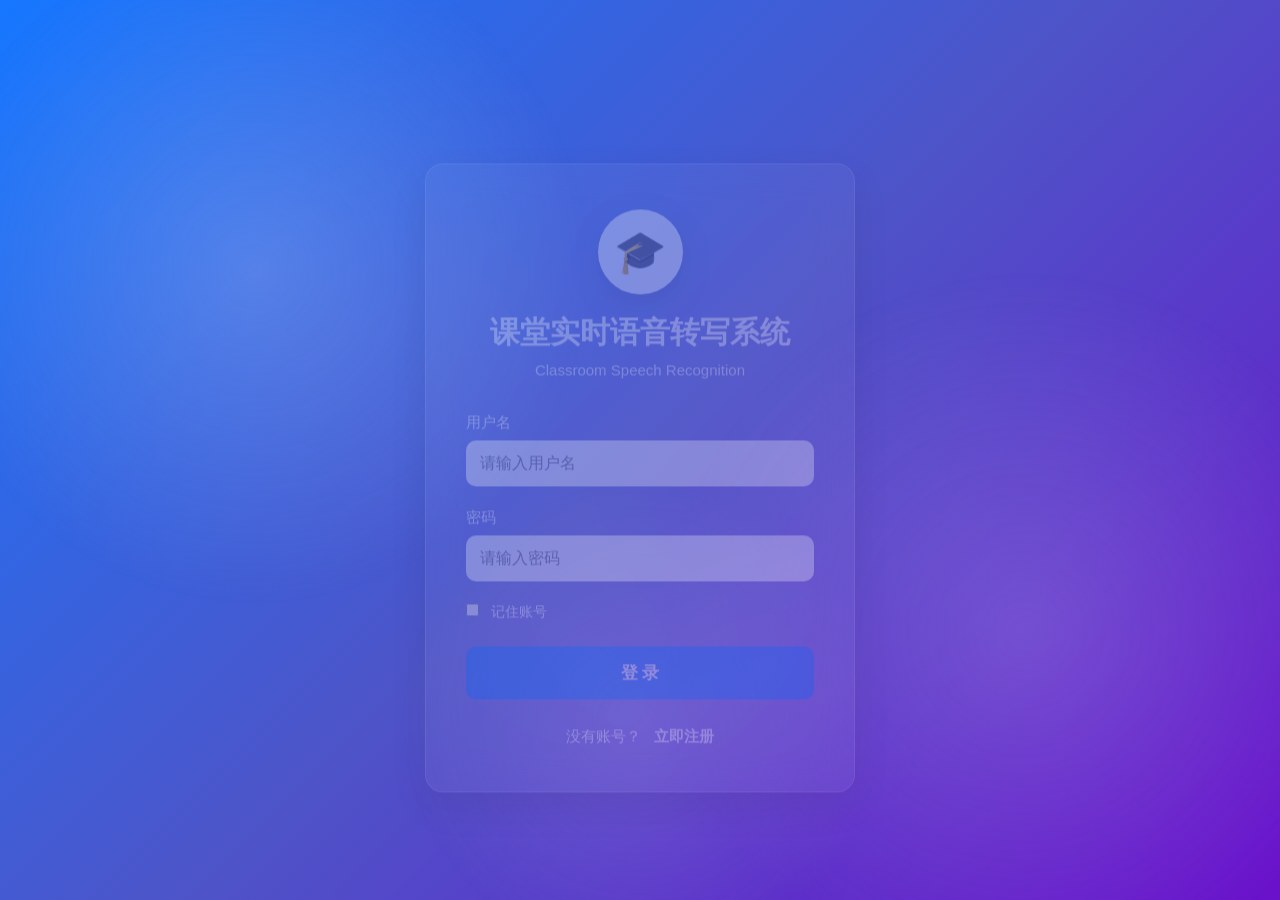
<file: frontend/index.html>
<!DOCTYPE html>
<html lang="zh-CN">

<head>
    <meta charset="UTF-8">
    <meta name="viewport" content="width=device-width, initial-scale=1.0">
    <title>课堂实时语音转写与知识点自动标注系统</title>

    <link rel="stylesheet" href="css/index.css">
</head>

<body>

    <header class="header">

        <div class="logo">

            🎓 课堂实时语音转写与知识点自动标注系统

        </div>

        <div class="user-info">

            欢迎，
            <span id="currentUser"></span>

            <button id="logoutBtn">

                退出登录

            </button>

        </div>

    </header>


    <div class="container">

        <!-- 左侧菜单 -->

        <aside class="sidebar">

            <ul>

                <li class="active" data-page="home">

                    🏠 首页

                </li>

                <li data-page="speech">

                    🎤 实时转写

                </li>

                <li data-page="knowledge">

                    📚 知识点标注

                </li>

                <li data-page="setting">

                    ⚙ 系统设置

                </li>

            </ul>

        </aside>

        <main class="content">

            <!-- 首页 -->

            <section id="home" class="page active-page">

                <h2>系统概览</h2>

                <div class="cards">

                    <div class="card">

                        <h3>今日识别</h3>

                        <p id="todayCount">0</p>

                    </div>

                    <div class="card">

                        <h3>知识点数量</h3>

                        <p id="knowledgeCount">0</p>

                    </div>

                    <div class="card">

                        <h3>系统状态</h3>

                        <p class="green">

                            ● 正常运行

                        </p>

                    </div>

                    <div class="card">

                        <h3>当前模型</h3>

                        <p>

                            Qwen3-ASR

                        </p>

                    </div>

                </div>

                <div class="welcome">

                    欢迎使用课堂实时语音转写与知识点自动标注系统。

                </div>

            </section>

            <!-- 实时转写 -->

            <section id="speech" class="page">

                <h2>实时语音转写</h2>

                <!-- 文件上传区域 -->
                <div class="upload-area" id="uploadArea">
                    <div class="upload-icon">🎙️</div>
                    <p>点击或拖拽上传音频文件</p>
                    <p class="upload-hint">支持 PCM / WAV 格式（16kHz 单声道）</p>
                    <input type="file" id="audioFileInput" accept=".pcm,.wav">
                </div>

                <div id="uploadStatus" class="upload-status hidden"></div>

                <div
                        id="speechText"
                        class="speech-display"
                        data-placeholder="这里将显示课堂语音转写内容……"></div>

                <div class="button-group">

                    <button id="startBtn" disabled>
                        上传并转写
                    </button>

                    <button id="stopBtn" class="btn-secondary">
                        清空结果
                    </button>

                </div>

            </section>

            <!-- 知识点 -->

            <section id="knowledge" class="page">

                <h2>知识点标注</h2>

                <!-- 知识库管理区 -->
                <div class="kb-manage">
                    <h3>📋 知识库管理</h3>
                    <div class="kb-input-row">
                        <input type="text" id="kbInput" placeholder="输入知识点内容，例如：函数极限的定义" maxlength="500">
                        <button id="kbAddBtn">添加</button>
                    </div>
                    <ul class="kb-list" id="kbList">
                        <li class="kb-empty">加载中…</li>
                    </ul>
                </div>

                <div class="kb-divider"></div>

                <!-- 转写匹配结果区 -->
                <h3>🔍 最近转写匹配结果</h3>
                <ul class="knowledge-list" id="matchList">
                    <li style="color:#999;">尚未进行语音转写</li>
                </ul>

            </section>

            <!-- 设置 -->

            <section id="setting" class="page">

                <h2>系统设置</h2>

                <div class="setting-item">

                    默认ASR模型：

                    <strong>Qwen3-ASR</strong>

                </div>

                <div class="setting-item">

                    检索模型：

                    <strong>BGE Base v1.5</strong>

                </div>

                <div class="setting-item">

                    向量数据库：

                    <strong>FAISS</strong>

                </div>

            </section>

        </main>

    </div>

    <script src="js/index.js"></script>

</body>

</html>
</file>
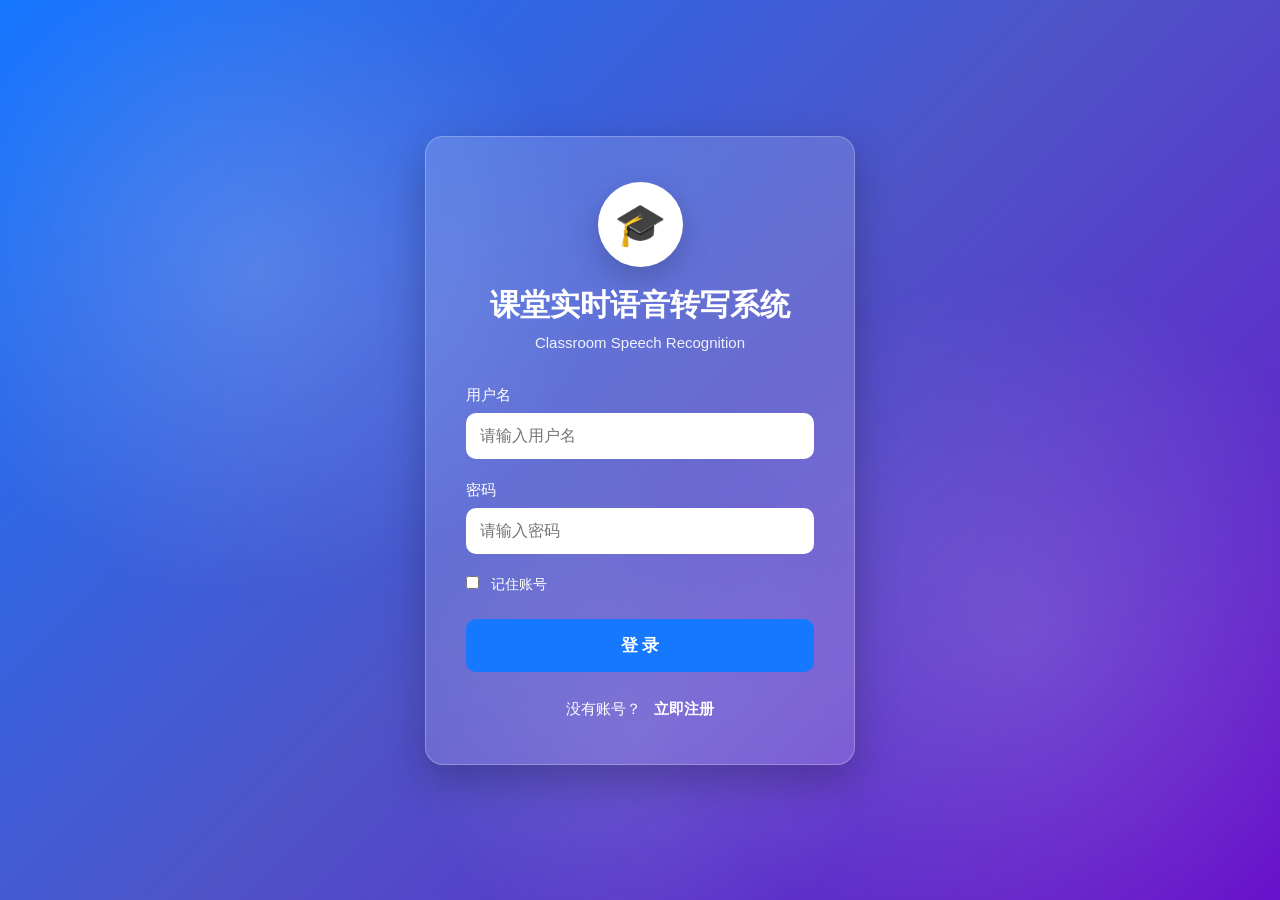
<file: frontend/login.html>
<!DOCTYPE html>
<html lang="zh-CN">

<head>
    <meta charset="UTF-8">
    <meta name="viewport" content="width=device-width, initial-scale=1.0">
    <title>课堂实时语音转写系统 - 登录</title>

    <link rel="stylesheet" href="css/login.css">
</head>

<body>

    <div class="bg"></div>

    <div class="login-box">

        <div class="logo">
            🎓
        </div>

        <h1>课堂实时语音转写系统</h1>

        <p>Classroom Speech Recognition</p>

        <div class="input-group">
            <label>用户名</label>
            <input
                type="text"
                id="username"
                placeholder="请输入用户名">
        </div>

        <div class="input-group">
            <label>密码</label>
            <input
                type="password"
                id="password"
                placeholder="请输入密码">
        </div>

        <div class="remember">

            <label>

                <input
                    type="checkbox"
                    id="remember">

                记住账号

            </label>

        </div>

        <button
            id="loginBtn"
            class="login-btn">

            登 录

        </button>

        <div class="bottom">

            <span>没有账号？</span>

            <a href="register.html">

                立即注册

            </a>

        </div>

    </div>

    <script src="js/login.js"></script>

</body>

</html>
</file>
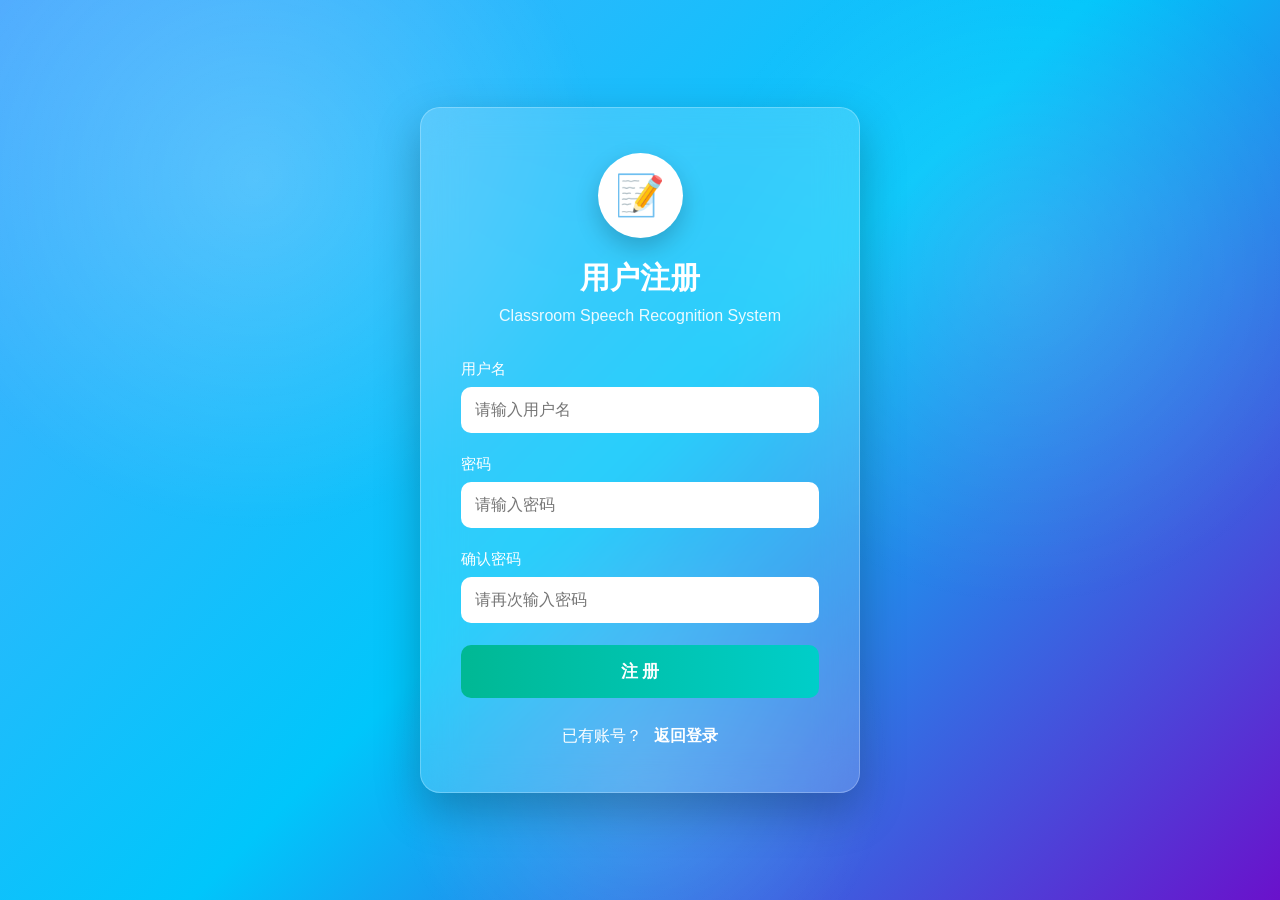
<file: frontend/register.html>
<!DOCTYPE html>
<html lang="zh-CN">

<head>
    <meta charset="UTF-8">
    <meta name="viewport" content="width=device-width, initial-scale=1.0">
    <title>课堂实时语音转写系统 - 用户注册</title>

    <link rel="stylesheet" href="css/register.css">
</head>

<body>

    <div class="bg"></div>

    <div class="register-box">

        <div class="logo">
            📝
        </div>

        <h1>用户注册</h1>

        <p>Classroom Speech Recognition System</p>

        <!-- 用户名 -->
        <div class="input-group">

            <label>用户名</label>

            <input
                type="text"
                id="username"
                placeholder="请输入用户名">

        </div>

        <!-- 密码 -->
        <div class="input-group">

            <label>密码</label>

            <input
                type="password"
                id="password"
                placeholder="请输入密码">

        </div>

        <!-- 确认密码 -->
        <div class="input-group">

            <label>确认密码</label>

            <input
                type="password"
                id="confirmPassword"
                placeholder="请再次输入密码">

        </div>

        <!-- 注册按钮 -->
        <button
            id="registerBtn"
            class="register-btn">

            注 册

        </button>

        <!-- 返回登录 -->
        <div class="bottom">

            <span>已有账号？</span>

            <a href="login.html">

                返回登录

            </a>

        </div>

    </div>

    <script src="js/register.js"></script>

</body>

</html>
</file>
<file: frontend/css/index.css>
* {
    margin: 0;
    padding: 0;
    box-sizing: border-box;
    font-family: "Microsoft YaHei", Arial, sans-serif;
}

html,
body {
    width: 100%;
    height: 100%;
    background: #f5f7fb;
}

body {
    display: flex;
    flex-direction: column;
}


.header {
    height: 70px;
    background: #1677ff;
    color: #fff;

    display: flex;
    justify-content: space-between;
    align-items: center;

    padding: 0 30px;

    box-shadow: 0 2px 10px rgba(0,0,0,.15);

    position: fixed;
    top: 0;
    left: 0;
    right: 0;

    z-index: 1000;
}

.logo {
    font-size: 22px;
    font-weight: bold;
}

.user-info {
    display: flex;
    align-items: center;
    gap: 15px;
    font-size: 15px;
}

#logoutBtn {

    padding: 8px 18px;

    border: none;

    border-radius: 8px;

    background: #ff4d4f;

    color: white;

    cursor: pointer;

    transition: .3s;
}

#logoutBtn:hover {

    background: #d9363e;

}


.container {

    margin-top: 70px;

    display: flex;

    height: calc(100vh - 70px);

}


.sidebar {

    width: 230px;

    background: #001529;

    color: white;

    overflow: auto;

}

.sidebar ul {

    list-style: none;

}

.sidebar li {

    padding: 18px 28px;

    cursor: pointer;

    transition: .3s;

    border-left: 4px solid transparent;

    font-size: 16px;

}

.sidebar li:hover {

    background: #1677ff;

}

.sidebar .active {

    background: #1677ff;

    border-left: 4px solid #52c41a;

}


.content {

    flex: 1;

    padding: 30px;

    overflow-y: auto;

}

.page {

    display: none;

}

.active-page {

    display: block;

}

.page h2 {

    margin-bottom: 25px;

    color: #333;

}


.cards {

    display: grid;

    grid-template-columns: repeat(auto-fit, minmax(220px,1fr));

    gap: 20px;

    margin-bottom: 30px;

}

.card {

    background: white;

    border-radius: 12px;

    padding: 25px;

    box-shadow: 0 3px 12px rgba(0,0,0,.08);

    transition: .3s;

}

.card:hover {

    transform: translateY(-5px);

    box-shadow: 0 8px 20px rgba(0,0,0,.15);

}

.card h3 {

    color: #666;

    margin-bottom: 15px;

    font-size: 16px;

}

.card p {

    font-size: 30px;

    font-weight: bold;

    color: #1677ff;

}

.green {

    color: #52c41a !important;

}


.welcome {

    margin-top: 20px;

    background: white;

    border-radius: 12px;

    padding: 25px;

    line-height: 1.8;

    color: #555;

    box-shadow: 0 3px 12px rgba(0,0,0,.08);

}


.upload-area {
    background: white;
    border: 2px dashed #ccc;
    border-radius: 12px;
    padding: 30px;
    text-align: center;
    cursor: pointer;
    transition: .3s;
    margin-bottom: 20px;
    position: relative;
}

.upload-area:hover,
.upload-area.dragover {
    border-color: #1677ff;
    background: #f0f7ff;
}

.upload-area.has-file {
    border-color: #52c41a;
    border-style: solid;
    background: #f6ffed;
}

.upload-icon {
    font-size: 40px;
    margin-bottom: 10px;
}

.upload-area p {
    color: #666;
    font-size: 16px;
}

.upload-hint {
    color: #999 !important;
    font-size: 13px !important;
    margin-top: 6px;
}

.upload-area input[type="file"] {
    display: none;
}


.upload-status {
    padding: 10px 16px;
    border-radius: 8px;
    margin-bottom: 15px;
    font-size: 15px;
}

.upload-status.hidden {
    display: none;
}

.upload-status.uploading {
    background: #fff7e6;
    color: #d48806;
    border: 1px solid #ffd591;
}

.upload-status.success {
    background: #f6ffed;
    color: #389e0d;
    border: 1px solid #b7eb8f;
}

.upload-status.error {
    background: #fff1f0;
    color: #cf1322;
    border: 1px solid #ffa39e;
}


.speech-display {
    width: 100%;
    height: 350px;
    overflow-y: auto;
    border: 1px solid #ddd;
    border-radius: 12px;
    padding: 15px;
    font-size: 16px;
    outline: none;
    background: white;
    margin-bottom: 20px;
    line-height: 1.8;
    white-space: pre-wrap;
    word-wrap: break-word;
}

.speech-display:focus {
    border-color: #1677ff;
    box-shadow: 0 0 5px rgba(22,119,255,.35);
}


.speech-display:empty::before {
    content: attr(data-placeholder);
    color: #999;
}


.sentence-highlight {
    background: #fff3b0;
    border-radius: 4px;
    padding: 2px 4px;
    margin: 0 1px;
    cursor: pointer;
    transition: background 0.3s;
}

.sentence-highlight:hover {
    background: #ffe066;
}

.button-group {

    display: flex;

    gap: 15px;

}

.button-group button {

    padding: 12px 28px;

    border: none;

    border-radius: 8px;

    color: white;

    cursor: pointer;

    font-size: 15px;

    transition: .3s;

}

#startBtn {

    background: #52c41a;

}

#startBtn:hover:not(:disabled) {

    background: #389e0d;

}

#startBtn:disabled {

    background: #ccc;

    cursor: not-allowed;

}

#stopBtn {

    background: #ff4d4f;

}

#stopBtn:hover {

    background: #cf1322;

}

.btn-secondary {

    background: #999 !important;

}

.btn-secondary:hover {

    background: #666 !important;

}


.kb-manage {
    background: white;
    border-radius: 12px;
    padding: 20px;
    box-shadow: 0 3px 12px rgba(0,0,0,.08);
    margin-bottom: 20px;
}

.kb-manage h3 {
    margin-bottom: 16px;
    color: #333;
}

.kb-input-row {
    display: flex;
    gap: 10px;
    margin-bottom: 16px;
}

.kb-input-row input {
    flex: 1;
    padding: 10px 14px;
    border: 1px solid #ddd;
    border-radius: 8px;
    font-size: 15px;
    outline: none;
    transition: .3s;
}

.kb-input-row input:focus {
    border-color: #1677ff;
    box-shadow: 0 0 5px rgba(22,119,255,.35);
}

.kb-input-row button {
    padding: 10px 22px;
    border: none;
    border-radius: 8px;
    background: #1677ff;
    color: white;
    font-size: 15px;
    cursor: pointer;
    transition: .3s;
    white-space: nowrap;
}

.kb-input-row button:hover:not(:disabled) {
    background: #0958d9;
}

.kb-input-row button:disabled {
    background: #ccc;
    cursor: not-allowed;
}


.kb-list {
    list-style: none;
}

.kb-empty {
    padding: 16px;
    color: #999;
    text-align: center;
}

.kb-item {
    display: flex;
    align-items: center;
    gap: 10px;
    padding: 12px 10px;
    border-bottom: 1px solid #f0f0f0;
}

.kb-item:last-child {
    border-bottom: none;
}

.kb-content {
    flex: 1;
    font-size: 15px;
    color: #333;
}

.kb-time {
    color: #999;
    font-size: 13px;
    white-space: nowrap;
}

.kb-actions {
    display: flex;
    gap: 6px;
}

.kb-edit-btn,
.kb-del-btn {
    padding: 4px 12px;
    border: none;
    border-radius: 4px;
    font-size: 13px;
    cursor: pointer;
    transition: .3s;
}

.kb-edit-btn {
    background: #e6f7ff;
    color: #1677ff;
    border: 1px solid #91d5ff;
}

.kb-edit-btn:hover {
    background: #bae7ff;
}

.kb-del-btn {
    background: #fff1f0;
    color: #ff4d4f;
    border: 1px solid #ffa39e;
}

.kb-del-btn:hover {
    background: #ffd8d2;
}


.kb-divider {
    height: 1px;
    background: #e8e8e8;
    margin: 20px 0;
}


.knowledge-list {

    background: white;

    border-radius: 12px;

    list-style: none;

    padding: 20px;

    box-shadow: 0 3px 12px rgba(0,0,0,.08);

}

.knowledge-list li {

    padding: 14px;

    border-bottom: 1px solid #eee;

    font-size: 16px;

    display: flex;

    flex-wrap: wrap;

    gap: 8px;

    align-items: baseline;

}

.knowledge-list li:last-child {

    border-bottom: none;

}

.k-source {

    color: #333;

    flex: 1 1 100%;

    margin-bottom: 4px;

}

.k-tag {

    display: inline-block;

    background: #e6f7ff;

    color: #1677ff;

    padding: 3px 10px;

    border-radius: 4px;

    font-size: 14px;

    border: 1px solid #91d5ff;

}


.setting-item {

    background: white;

    padding: 18px;

    margin-bottom: 18px;

    border-radius: 10px;

    box-shadow: 0 2px 8px rgba(0,0,0,.08);

    font-size: 16px;

}


::-webkit-scrollbar {

    width: 8px;

}

::-webkit-scrollbar-thumb {

    background: #c8c8c8;

    border-radius: 4px;

}

::-webkit-scrollbar-thumb:hover {

    background: #999;

}


@media (max-width: 900px) {

    .sidebar {

        width: 180px;

    }

    .logo {

        font-size: 18px;

    }

}

@media (max-width: 768px) {

    .container {

        flex-direction: column;

    }

    .sidebar {

        width: 100%;

        display: flex;

        overflow-x: auto;

    }

    .sidebar ul {

        display: flex;

        width: 100%;

    }

    .sidebar li {

        flex: 1;

        text-align: center;

        border-left: none;

        border-bottom: 3px solid transparent;

        white-space: nowrap;

    }

    .sidebar .active {

        border-bottom: 3px solid #52c41a;

    }

    .content {

        padding: 20px;

    }

    .cards {

        grid-template-columns: 1fr;

    }

    .header {

        padding: 0 15px;

    }

    .logo {

        font-size: 16px;

    }

}
</file>
<file: frontend/css/login.css>
*{
    margin:0;
    padding:0;
    box-sizing:border-box;
    font-family:"Microsoft YaHei",Arial,sans-serif;
}

html,body{
    width:100%;
    height:100%;
}

body{
    display:flex;
    justify-content:center;
    align-items:center;
    overflow:hidden;
    background:linear-gradient(135deg,#1677ff,#4e54c8,#6a11cb);
}


.bg{
    position:fixed;
    left:0;
    top:0;
    width:100%;
    height:100%;
    background:
        radial-gradient(circle at 20% 30%,rgba(255,255,255,.18),transparent 28%),
        radial-gradient(circle at 80% 70%,rgba(255,255,255,.15),transparent 30%),
        radial-gradient(circle at 50% 80%,rgba(255,255,255,.12),transparent 25%);
    animation:moveBg 15s linear infinite alternate;
    z-index:-1;
}

@keyframes moveBg{
    from{
        transform:scale(1);
    }
    to{
        transform:scale(1.15);
    }
}


.login-box{

    width:430px;

    background:rgba(255,255,255,.15);

    backdrop-filter:blur(18px);

    border:1px solid rgba(255,255,255,.25);

    border-radius:18px;

    padding:45px 40px;

    color:white;

    box-shadow:
    0 15px 40px rgba(0,0,0,.25);

    animation:show .8s ease;

}

@keyframes show{

    from{

        opacity:0;

        transform:translateY(40px);

    }

    to{

        opacity:1;

        transform:translateY(0);

    }

}

.logo{

    width:85px;

    height:85px;

    margin:auto;

    border-radius:50%;

    background:white;

    color:#1677ff;

    display:flex;

    align-items:center;

    justify-content:center;

    font-size:42px;

    margin-bottom:18px;

    box-shadow:0 10px 30px rgba(0,0,0,.2);

}

.login-box h1{

    text-align:center;

    font-size:30px;

    margin-bottom:8px;

}

.login-box p{

    text-align:center;

    opacity:.9;

    margin-bottom:35px;

    font-size:15px;

}


.input-group{

    margin-bottom:22px;

}

.input-group label{

    display:block;

    margin-bottom:8px;

    font-size:15px;

}

.input-group input{

    width:100%;

    padding:14px;

    border:none;

    border-radius:10px;

    outline:none;

    font-size:16px;

    transition:.3s;

}

.input-group input:focus{

    box-shadow:

    0 0 0 3px rgba(22,119,255,.35);

}


.remember{

    display:flex;

    justify-content:flex-start;

    margin-bottom:25px;

    font-size:14px;

}

.remember input{

    margin-right:8px;

}


.login-btn{

    width:100%;

    border:none;

    border-radius:10px;

    padding:15px;

    font-size:17px;

    cursor:pointer;

    background:#1677ff;

    color:white;

    transition:.3s;

    font-weight:bold;

}

.login-btn:hover{

    background:#0b5ed7;

    transform:translateY(-2px);

    box-shadow:

    0 10px 25px rgba(0,0,0,.25);

}

.login-btn:active{

    transform:scale(.98);

}


.bottom{

    margin-top:28px;

    text-align:center;

    font-size:15px;

}

.bottom a{

    color:#fff;

    font-weight:bold;

    text-decoration:none;

    margin-left:8px;

}

.bottom a:hover{

    text-decoration:underline;

}


@media(max-width:500px){

.login-box{

    width:92%;

    padding:35px 25px;

}

.login-box h1{

    font-size:24px;

}

.logo{

    width:70px;

    height:70px;

    font-size:34px;

}

}
</file>
<file: frontend/css/register.css>
*{
    margin:0;
    padding:0;
    box-sizing:border-box;
    font-family:"Microsoft YaHei",Arial,sans-serif;
}

html,body{
    width:100%;
    height:100%;
}

body{

    display:flex;

    justify-content:center;

    align-items:center;

    overflow:hidden;

    background:linear-gradient(135deg,#4facfe,#00c6fb,#6a11cb);

}


.bg{

    position:fixed;

    left:0;

    top:0;

    width:100%;

    height:100%;

    background:
        radial-gradient(circle at 20% 20%,rgba(255,255,255,.18),transparent 28%),
        radial-gradient(circle at 80% 30%,rgba(255,255,255,.12),transparent 28%),
        radial-gradient(circle at 50% 85%,rgba(255,255,255,.15),transparent 25%);

    animation:bgMove 16s linear infinite alternate;

    z-index:-1;

}

@keyframes bgMove{

    from{

        transform:scale(1);

    }

    to{

        transform:scale(1.15);

    }

}


.register-box{

    width:440px;

    background:rgba(255,255,255,.16);

    backdrop-filter:blur(20px);

    border-radius:20px;

    border:1px solid rgba(255,255,255,.25);

    box-shadow:

    0 18px 45px rgba(0,0,0,.25);

    padding:45px 40px;

    color:white;

    animation:show .7s ease;

}

@keyframes show{

    from{

        opacity:0;

        transform:translateY(35px);

    }

    to{

        opacity:1;

        transform:translateY(0);

    }

}


.logo{

    width:85px;

    height:85px;

    margin:auto;

    border-radius:50%;

    background:white;

    color:#00a870;

    display:flex;

    justify-content:center;

    align-items:center;

    font-size:40px;

    margin-bottom:20px;

    box-shadow:

    0 10px 25px rgba(0,0,0,.2);

}

.register-box h1{

    text-align:center;

    font-size:30px;

    margin-bottom:8px;

}

.register-box p{

    text-align:center;

    margin-bottom:35px;

    opacity:.9;

}


.input-group{

    margin-bottom:22px;

}

.input-group label{

    display:block;

    margin-bottom:8px;

    font-size:15px;

}

.input-group input{

    width:100%;

    padding:14px;

    border:none;

    border-radius:10px;

    outline:none;

    font-size:16px;

    transition:.3s;

}

.input-group input:focus{

    box-shadow:

    0 0 0 3px rgba(0,168,112,.35);

}


.register-btn{

    width:100%;

    border:none;

    border-radius:10px;

    padding:15px;

    cursor:pointer;

    font-size:17px;

    font-weight:bold;

    color:white;

    background:linear-gradient(90deg,#00b894,#00cec9);

    transition:.3s;

}

.register-btn:hover{

    transform:translateY(-2px);

    box-shadow:

    0 10px 25px rgba(0,0,0,.25);

}

.register-btn:active{

    transform:scale(.98);

}


.bottom{

    margin-top:28px;

    text-align:center;

}

.bottom span{

    color:white;

}

.bottom a{

    color:#fff;

    font-weight:bold;

    text-decoration:none;

    margin-left:8px;

}

.bottom a:hover{

    text-decoration:underline;

}


@media(max-width:500px){

.register-box{

    width:92%;

    padding:35px 25px;

}

.register-box h1{

    font-size:24px;

}

.logo{

    width:70px;

    height:70px;

    font-size:34px;

}

}
</file>
